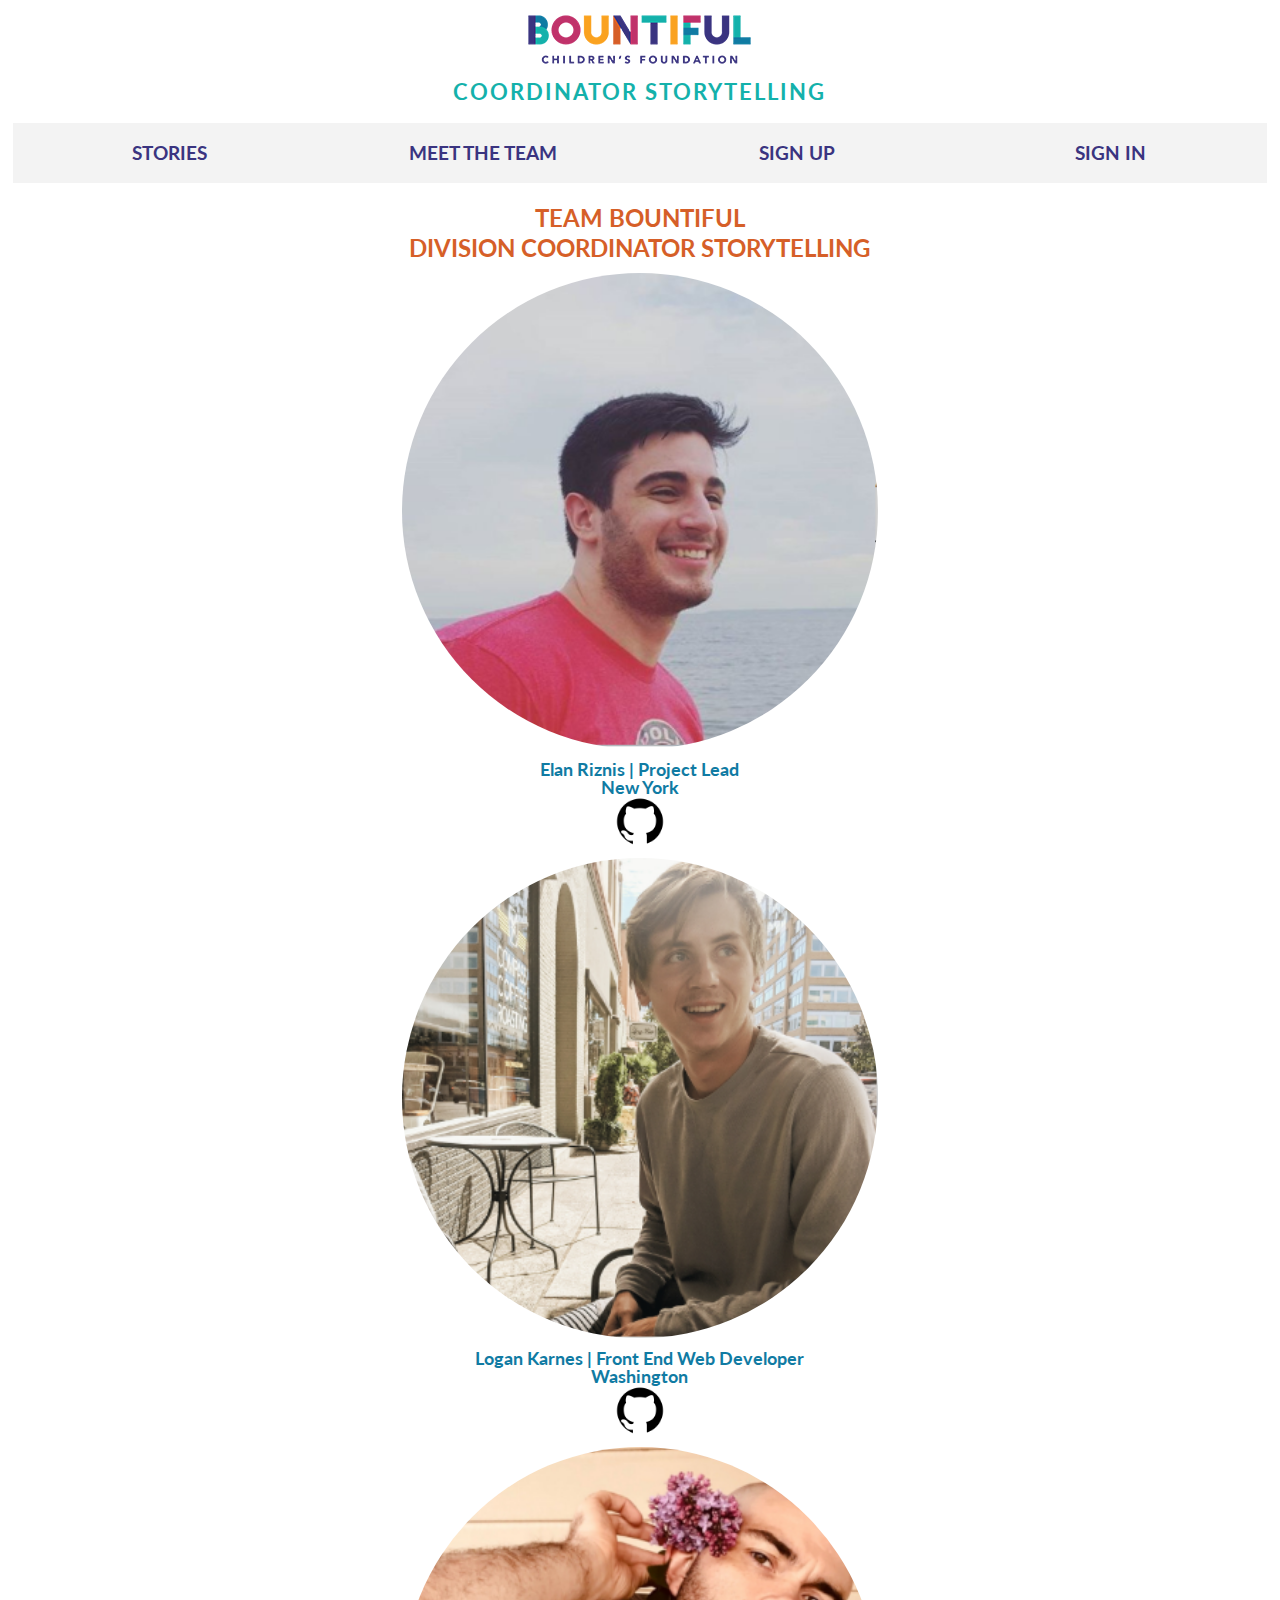
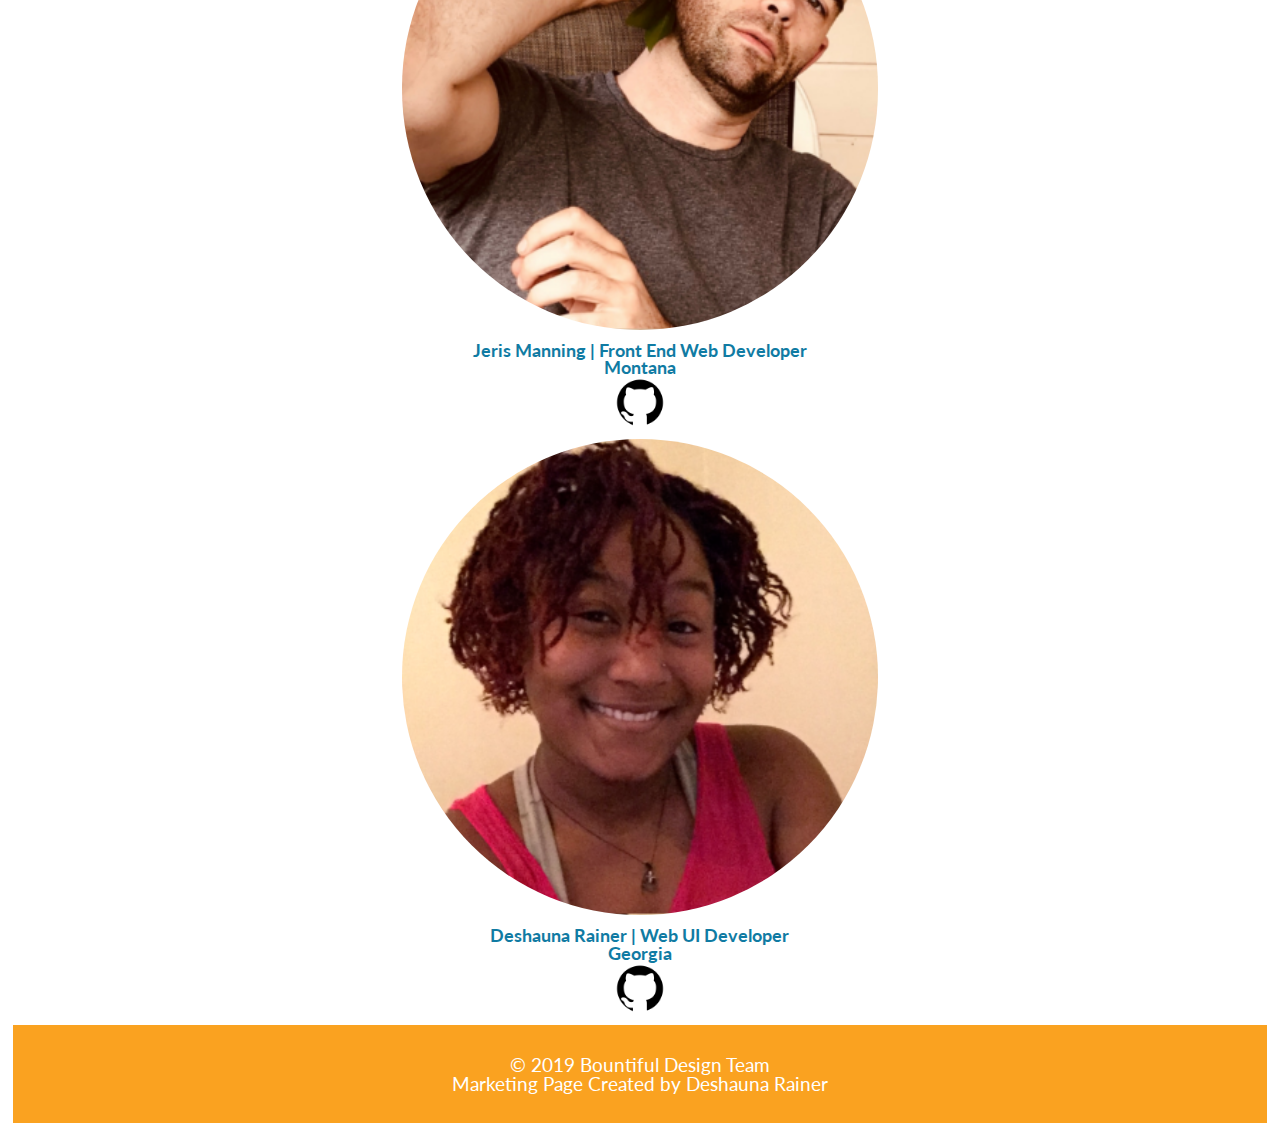
<file: about.html>
<!DOCTYPE html>
<html lang="en">

<head>
  <meta charset="UTF-8">
  <meta name="viewport" content="width=device-width, initial-scale=1.0">
  <meta http-equiv="X-UA-Compatible" content="ie=edge">
  <link rel="stylesheet" href="./css/index.css" />

  <link href="https://fonts.googleapis.com/css?family=Lato&display=swap" rel="stylesheet">
  <title>About the Team</title>
</head>
<header>
  <a class="logo" href="index.html"><img src="./images/Bountiful-logo.png" alt="bountiful logo"></a>
  <h1>COORDINATOR STORYTELLING</h1>
  <nav class="navbar">
    <a href="https://storytelling-bw-lambda-pt.netlify.com/">STORIES</a>
    <a href="about.html">MEET THE TEAM</a>
    <a href="https://storytelling-bw-lambda-pt.netlify.com/signup">SIGN UP</a>
    <a href="https://storytelling-bw-lambda-pt.netlify.com/">SIGN IN</a>
  </nav>
</header>

<body class="container">
  <h1 class="about-h1">TEAM BOUNTIFUL<BR>
    DIVISION COORDINATOR STORYTELLING</h1>
  <div class="info-bubble">
    <div class="info">
      <img class="profile-pic" src="./images/elan profile picture.PNG" alt="Elan Riznis">
      <h3>Elan Riznis | Project Lead
        <br>
        New York
      </h3>
      <a href="https://github.com/Zealll">
        <img src="./images/github icon.png" alt="github account">
      </a>
    </div>
  </div>
  <div class="info-bubble">
    <div class="info">
      <img class="profile-pic" src="./images/logan profile picture.PNG" alt="Logan Karnes ">
      <h3>Logan Karnes | Front End Web Developer
        <br>
        Washington
      </h3>
      <a href="https://github.com/lkarnes">
        <img src="./images/github icon.png" alt="github account">
      </a>
    </div>
  </div>
  <div class="info-bubble">
    <div class="info">
      <img class="profile-pic" src="./images/jeris profile picture.PNG" alt="Jeris Manning">
      <h3>Jeris Manning | Front End Web Developer <br> Montana </h3>
      <a href="https://github.com/Jeris-Manning">
        <img src="./images/github icon.png" alt="github account">
      </a>
    </div>
  </div>
  <div class="info-bubble">
    <div class="info">
      <img class="profile-pic" src="./images/deshauna profile picture.PNG" alt="Deshauna Rainer">
      <h3>Deshauna Rainer | Web UI Developer
        <br>
        Georgia
      </h3>
      <a href="https://github.com/joyacamil">
        <img src="./images/github icon.png" alt="github account">
      </a>
    </div>
  </div>
</body>
<footer>
  <p>&copy 2019 Bountiful Design Team </p>
  <p>Marketing Page Created by Deshauna Rainer</p>
</footer>
</html>
</file>
<file: css/index.css>
html,
body,
div,
span,
applet,
object,
iframe,
h1,
h2,
h3,
h4,
h5,
h6,
p,
blockquote,
pre,
a,
abbr,
acronym,
address,
big,
cite,
code,
del,
dfn,
em,
img,
ins,
kbd,
q,
s,
samp,
small,
strike,
strong,
sub,
sup,
tt,
var,
b,
u,
i,
center,
dl,
dt,
dd,
ol,
ul,
li,
fieldset,
form,
label,
legend,
table,
caption,
tbody,
tfoot,
thead,
tr,
th,
td,
article,
aside,
canvas,
details,
embed,
figure,
figcaption,
footer,
header,
hgroup,
menu,
nav,
output,
ruby,
section,
summary,
time,
mark,
audio,
video {
  margin: 0;
  padding: 0;
  border: 0;
  font-size: 100%;
  font-family: 'Lato', sans-serif;
  vertical-align: baseline;
}
body {
  line-height: 1;
}
ol,
ul {
  list-style: none;
}
blockquote,
q {
  quotes: none;
}
blockquote:before,
blockquote:after,
q:before,
q:after {
  content: '';
  content: none;
}
table {
  border-collapse: collapse;
  border-spacing: 0;
}
* {
  box-sizing: border-box;
}
header {
  display: flex;
  flex-flow: column wrap;
  justify-content: center;
  margin: 10px auto;
}
header .logo {
  margin: 0 auto;
}
header h1 {
  color: #14B1AB;
  text-align: center;
  font-size: 1.4em;
  letter-spacing: 2px;
  font-weight: bolder;
  margin: 10px 0;
}
header .navbar {
  margin: 10px auto;
  display: flex;
  justify-content: center;
  flex-direction: column;
  width: 300px;
}
@media (min-width: 500px) {
  header .navbar {
    flex-flow: row nowrap;
    width: 100%;
  }
}
header .navbar a {
  text-decoration: none;
  color: #3A3480;
  font-size: 1.2em;
  margin: 0 auto;
  font-weight: bold;
  background: #f3f3f3;
  padding: 20px 0;
  width: 100%;
  text-align: center;
}
header .navbar a:hover {
  color: #C0326A;
  background: #107BA3;
}
.container {
  width: 98vw;
  margin: 0 auto;
  max-width: 1300px;
}
.container .featured {
  width: 75%;
  border-top: 1px solid gainsboro;
  border-bottom: 1px solid gainsboro;
  padding: 15px 30px;
  text-align: center;
  margin: 30px auto;
  font-size: 1.3em;
  color: #FAA220;
  line-height: 25px;
}
.container .stories {
  display: flex;
  flex-direction: column;
  margin: 20px auto;
}
@media (min-width: 500px) {
  .container .stories {
    flex-flow: row wrap;
  }
}
@media (min-width: 800px) {
  .container .stories {
    justify-content: space-around;
    margin: 0 auto;
  }
}
.container .stories .story {
  display: flex;
  flex-direction: column;
  font-size: 1.1em;
  background: #3a3480;
  width: 90%;
  height: 510px;
  line-height: 25px;
  color: white;
  padding: 20px 15px;
  border: 1px solid #C0326A;
  margin: 0 auto;
}
@media (min-width: 500px) {
  .container .stories .story {
    width: 49.5%;
    height: 500px;
    margin: 0;
  }
}
@media (min-width: 800px) {
  .container .stories .story {
    margin: 10px auto;
    width: 45%;
    height: 400px;
  }
}
@media (min-width: 1000px) {
  .container .stories .story {
    height: 450px;
  }
}
.container .stories .story img {
  height: 50%;
  width: 100%;
  margin-bottom: 10px;
}
@media (min-width: 500px) {
  .container .stories .story img {
    height: 40%;
  }
}
@media (min-width: 800px) {
  .container .stories .story img {
    height: 50%;
  }
}
@media (min-width: 1000px) {
  .container .stories .story img {
    height: 50%;
  }
}
.container .stories .story .btn {
  text-decoration: none;
  color: #FAA220;
}
@media (min-width: 1000px) {
  .container .stories .story .btn {
    background: #C0326A;
    padding: 15px 30px;
    border-radius: 15px;
    width: 40%;
    margin: 15px auto 0 auto;
  }
}
.container .stories .story .btn:hover {
  color: #14B1AB;
}
.container .about-h1 {
  font-size: 1.5em;
  text-align: center;
  color: #D65F28;
  line-height: 30px;
}
.container .info-bubble {
  display: flex;
  flex-direction: column;
  margin: 10px auto;
  text-align: center;
}
@media (min-width: 800px) {
  .container .info-bubble .info {
    width: 70%;
    margin: 0 auto;
  }
}
@media (min-width: 1000px) {
  .container .info-bubble .info {
    width: 40%;
  }
}
.container .info-bubble .info .profile-pic {
  border-radius: 50%;
  margin-bottom: 10px;
}
@media (min-width: 500px) {
  .container .info-bubble .info .profile-pic {
    width: 75%;
    margin: 0 auto 10px auto;
  }
}
@media (min-width: 1000px) {
  .container .info-bubble .info .profile-pic {
    width: 95%;
  }
}
.container .info-bubble .info h3 {
  font-size: 1em;
}
@media (min-width: 500px) {
  .container .info-bubble .info h3 {
    font-size: 1.1em;
  }
}
@media (min-width: 800px) {
  .container .info-bubble .info h3 {
    color: #107BA3;
  }
}
.container .info-bubble .info a img {
  width: 50px;
}
footer {
  background: #FAA220;
  padding: 30px 0;
  color: white;
  font-size: 1.2em;
  text-align: center;
}
</file>
